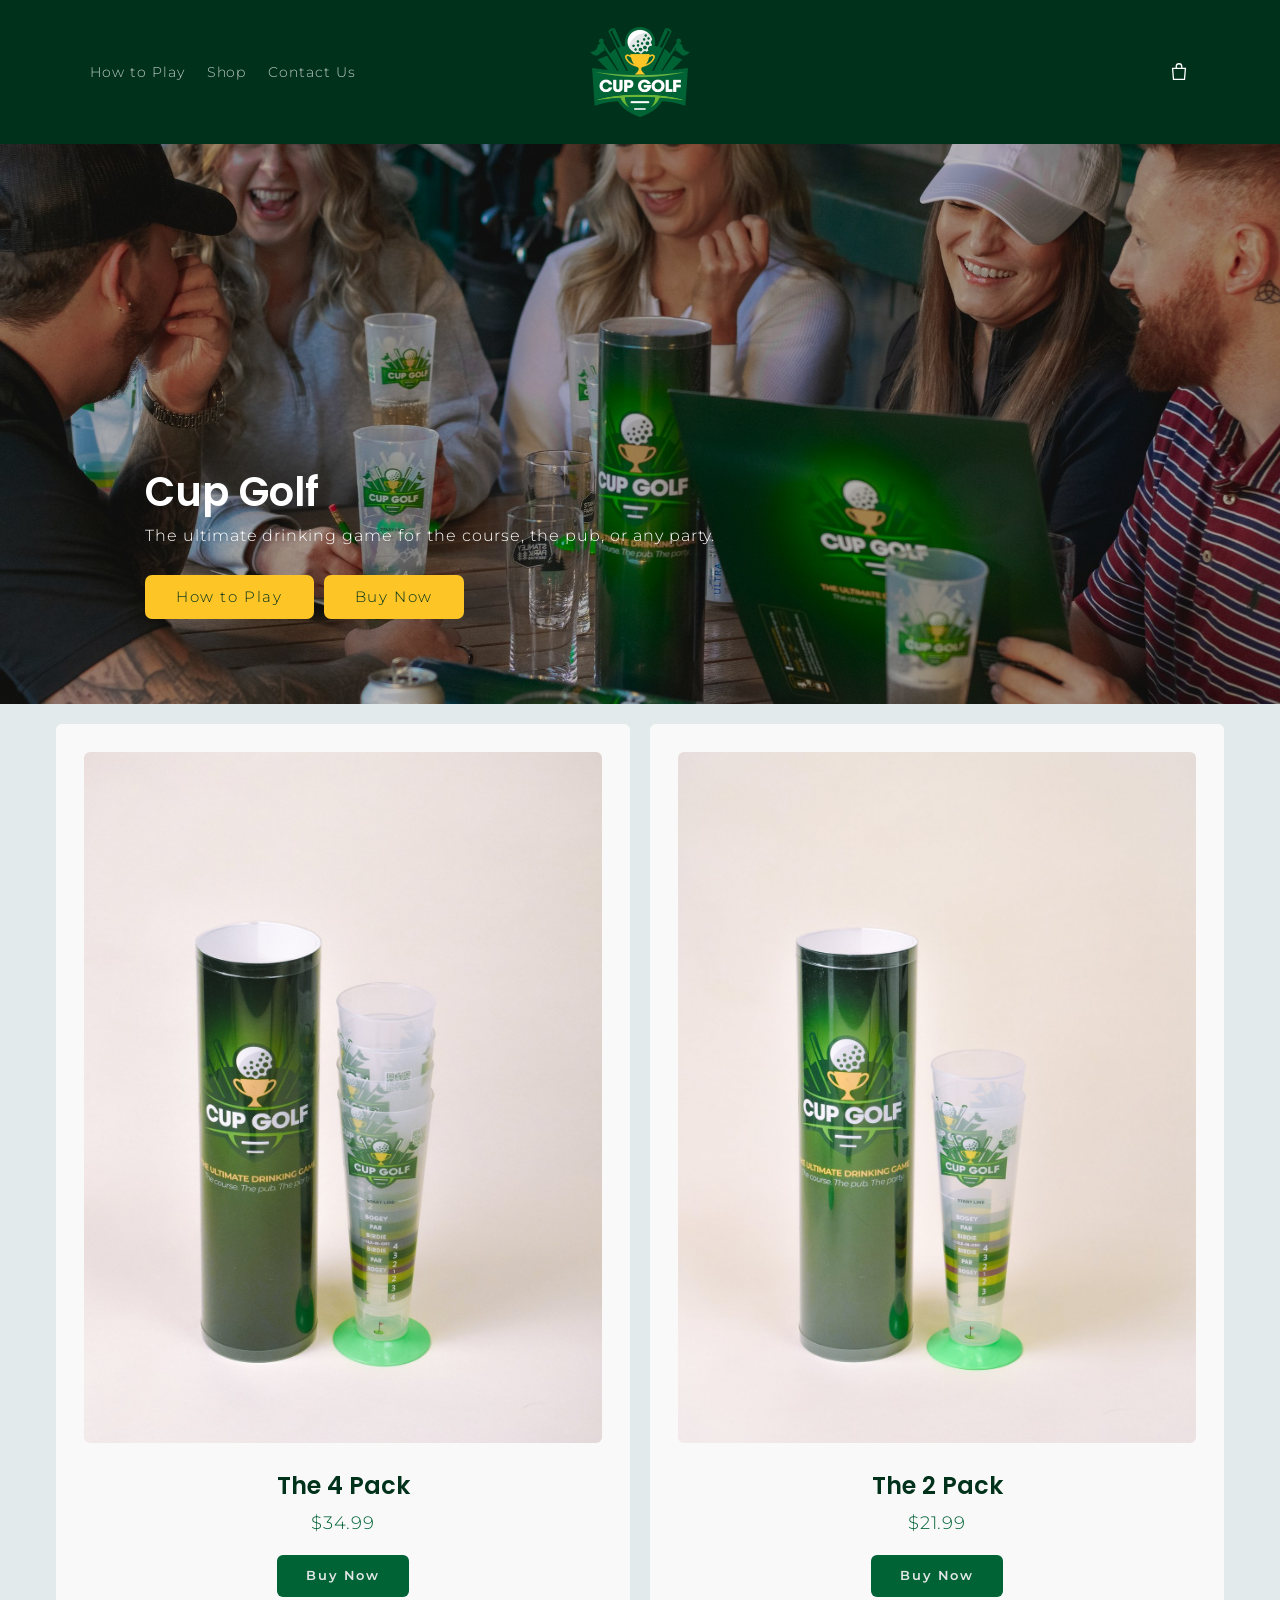
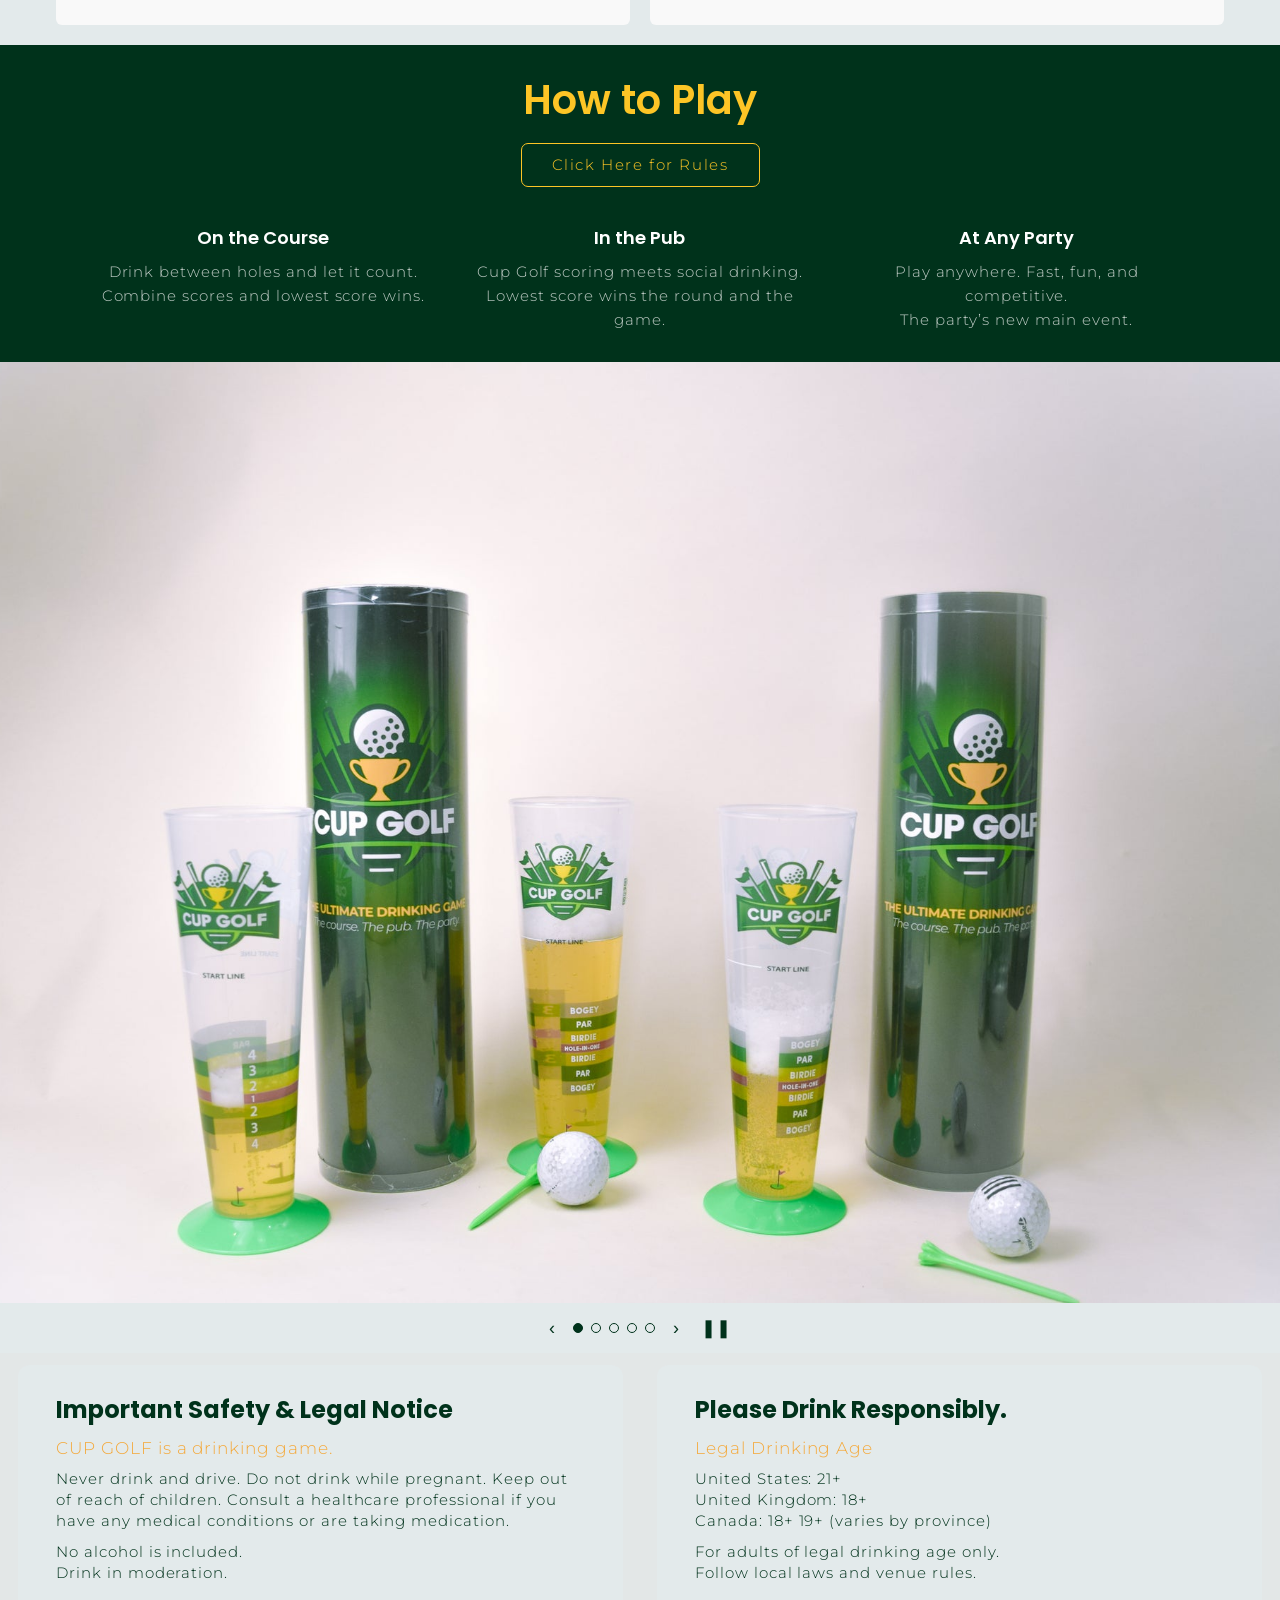
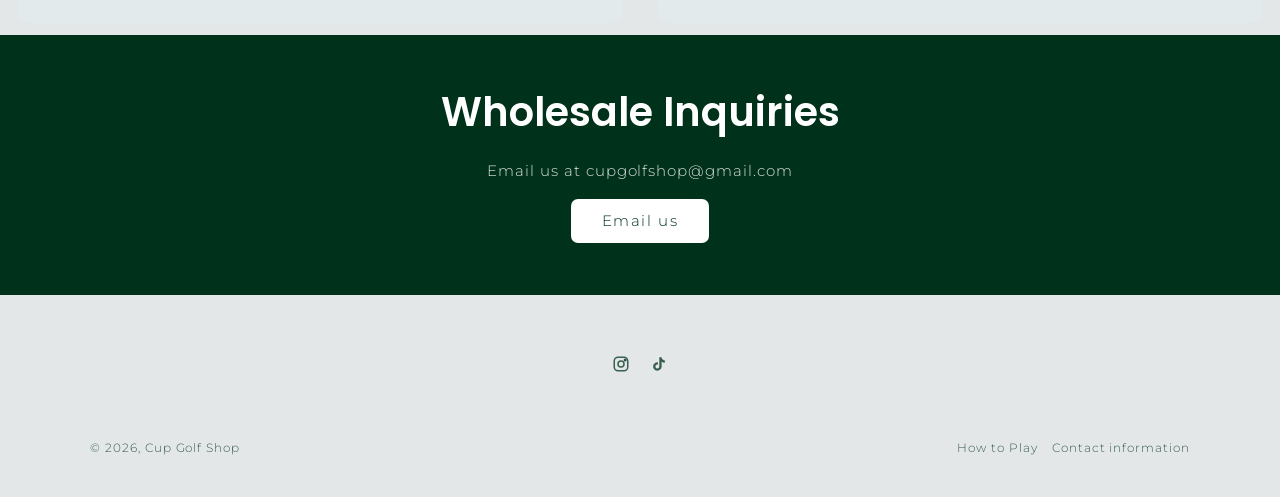
<file: index.html>
<!doctype html>
<html lang="en">
<head>
<meta charset="utf-8">
<meta name="viewport" content="width=device-width,initial-scale=1">
<title>Cup Golf Shop</title>
<meta name="description" content="Cup Golf – the ultimate drinking game for the course, the pub, or any party.">
<link rel="icon" href="images/logo.png">
<link rel="preconnect" href="https://fonts.googleapis.com">
<link rel="preconnect" href="https://fonts.gstatic.com" crossorigin>
<link href="https://fonts.googleapis.com/css2?family=Montserrat:wght@300;400;600;700&family=Poppins:wght@600;700;800&display=swap" rel="stylesheet">
<link rel="stylesheet" href="style.css">
</head>
<body>

<header class="header">
  <div class="wrap">
    <nav class="nav">
      <a href="how-to-play.html">How to Play</a>
      <a href="#shop">Shop</a>
      <a href="mailto:cupgolfshop@gmail.com">Contact Us</a>
    </nav>
    <a class="logo" href="index.html"><img src="images/logo.png" alt="Cup Golf"></a>
    <div class="hdr-right">
      <a href="#shop" aria-label="Shop"><svg viewBox="0 0 24 24" fill="none" stroke="currentColor" stroke-width="1.4"><path d="M5 8h14l-1 12H6L5 8z"/><path d="M9 8V6a3 3 0 0 1 6 0v2"/></svg></a>
    </div>
  </div>
</header>

<section class="hero">
  <img src="images/hero.jpg" alt="Friends playing Cup Golf at the pub">
  <div class="wrap">
    <h1>Cup Golf</h1>
    <p>The ultimate drinking game for the course, the pub, or any party.</p>
    <div class="btns">
      <a class="btn btn-yellow" href="how-to-play.html">How to Play</a>
      <a class="btn btn-yellow" href="#shop">Buy Now</a>
    </div>
  </div>
</section>

<section class="products" id="shop">
  <div class="grid">
    <div class="pcard">
      <img src="images/4pack.jpg" alt="Cup Golf 4 Pack">
      <h2>The 4 Pack</h2>
      <div class="price">$34.99</div>
      <a class="btn btn-green" href="STRIPE_4PACK_LINK">Buy Now</a>
    </div>
    <div class="pcard">
      <img src="images/2pack.jpg" alt="Cup Golf 2 Pack">
      <h2>The 2 Pack</h2>
      <div class="price">$21.99</div>
      <a class="btn btn-green" href="STRIPE_2PACK_LINK">Buy Now</a>
    </div>
  </div>
</section>

<section class="howto">
  <div class="wrap">
    <h2>How to Play</h2>
    <a class="btn btn-outline" href="how-to-play.html">Click Here for Rules</a>
    <div class="cols">
      <div><h3>On the Course</h3><p>Drink between holes and let it count.<br>Combine scores and lowest score wins.</p></div>
      <div><h3>In the Pub</h3><p>Cup Golf scoring meets social drinking.<br>Lowest score wins the round and the game.</p></div>
      <div><h3>At Any Party</h3><p>Play anywhere. Fast, fun, and competitive.<br>The party’s new main event.</p></div>
    </div>
  </div>
</section>

<section class="slides">
  <div class="slide-track">
    <img class="on" src="images/slide1.jpg" alt="Cup Golf cups and tubes">
    <img src="images/slide2.jpg" alt="Cup Golf game set" loading="lazy">
    <img src="images/slide3.jpg" alt="Cup Golf cups" loading="lazy">
    <img src="images/slide4.jpg" alt="Cup Golf on the course" loading="lazy">
    <img src="images/slide5.jpg" alt="Cup Golf cups" loading="lazy">
  </div>
  <div class="slide-ctrl">
    <button id="prev" aria-label="Previous slide">‹</button>
    <span id="dots" style="display:flex;gap:8px"></span>
    <button id="next" aria-label="Next slide">›</button>
    <button id="pause" aria-label="Pause slideshow">❚❚</button>
  </div>
</section>

<section class="safety">
  <div class="grid">
    <div class="panel">
      <h2>Important Safety &amp; Legal Notice</h2>
      <div class="sub">CUP GOLF is a drinking game.</div>
      <p>Never drink and drive. Do not drink while pregnant. Keep out of reach of children. Consult a healthcare professional if you have any medical conditions or are taking medication.</p>
      <p>No alcohol is included.<br>Drink in moderation.</p>
    </div>
    <div class="panel">
      <h2>Please Drink Responsibly.</h2>
      <div class="sub">Legal Drinking Age</div>
      <p>United States: 21+<br>United Kingdom: 18+<br>Canada: 18+ 19+ (varies by province)</p>
      <p>For adults of legal drinking age only.<br>Follow local laws and venue rules.</p>
    </div>
  </div>
</section>

<section class="wholesale">
  <h2>Wholesale Inquiries</h2>
  <p>Email us at cupgolfshop@gmail.com</p>
  <a class="btn btn-white" href="mailto:cupgolfshop@gmail.com">Email us</a>
</section>

<footer class="footer">
  <div class="wrap">
    <div class="social">
      <a href="https://www.instagram.com/cupgolfshop/" aria-label="Instagram"><svg viewBox="0 0 24 24" fill="none" stroke="currentColor" stroke-width="2"><rect x="3" y="3" width="18" height="18" rx="5"/><circle cx="12" cy="12" r="4"/><circle cx="17.5" cy="6.5" r="1" fill="currentColor"/></svg></a>
      <a href="https://www.tiktok.com/@cupgolfshop" aria-label="TikTok"><svg viewBox="0 0 24 24" fill="currentColor"><path d="M16.6 5.8A4.3 4.3 0 0 1 15.5 3h-3.1v12.4a2.6 2.6 0 1 1-2.6-2.6c.3 0 .5 0 .8.1V9.7a5.7 5.7 0 1 0 4.9 5.7V9a7.3 7.3 0 0 0 4.3 1.4V7.3a4.3 4.3 0 0 1-3.2-1.5z"/></svg></a>
    </div>
    <div class="bottom">
      <span>© 2026, Cup Golf Shop</span>
      <span><a href="how-to-play.html">How to Play</a><a href="mailto:cupgolfshop@gmail.com">Contact information</a></span>
    </div>
  </div>
</footer>

<script>
(function(){
  var imgs=[].slice.call(document.querySelectorAll('.slide-track img')),dots=document.getElementById('dots'),i=0,playing=true,t;
  imgs.forEach(function(_,n){var b=document.createElement('button');b.className='dot'+(n?'':' on');b.setAttribute('aria-label','Slide '+(n+1));b.onclick=function(){go(n)};dots.appendChild(b)});
  function go(n){imgs[i].classList.remove('on');dots.children[i].classList.remove('on');i=(n+imgs.length)%imgs.length;imgs[i].classList.add('on');dots.children[i].classList.add('on');restart()}
  function restart(){clearInterval(t);if(playing)t=setInterval(function(){go(i+1)},5000)}
  document.getElementById('prev').onclick=function(){go(i-1)};
  document.getElementById('next').onclick=function(){go(i+1)};
  document.getElementById('pause').onclick=function(){playing=!playing;this.textContent=playing?'❚❚':'▶';restart()};
  restart();
})();
</script>
</body>
</html>
</file>
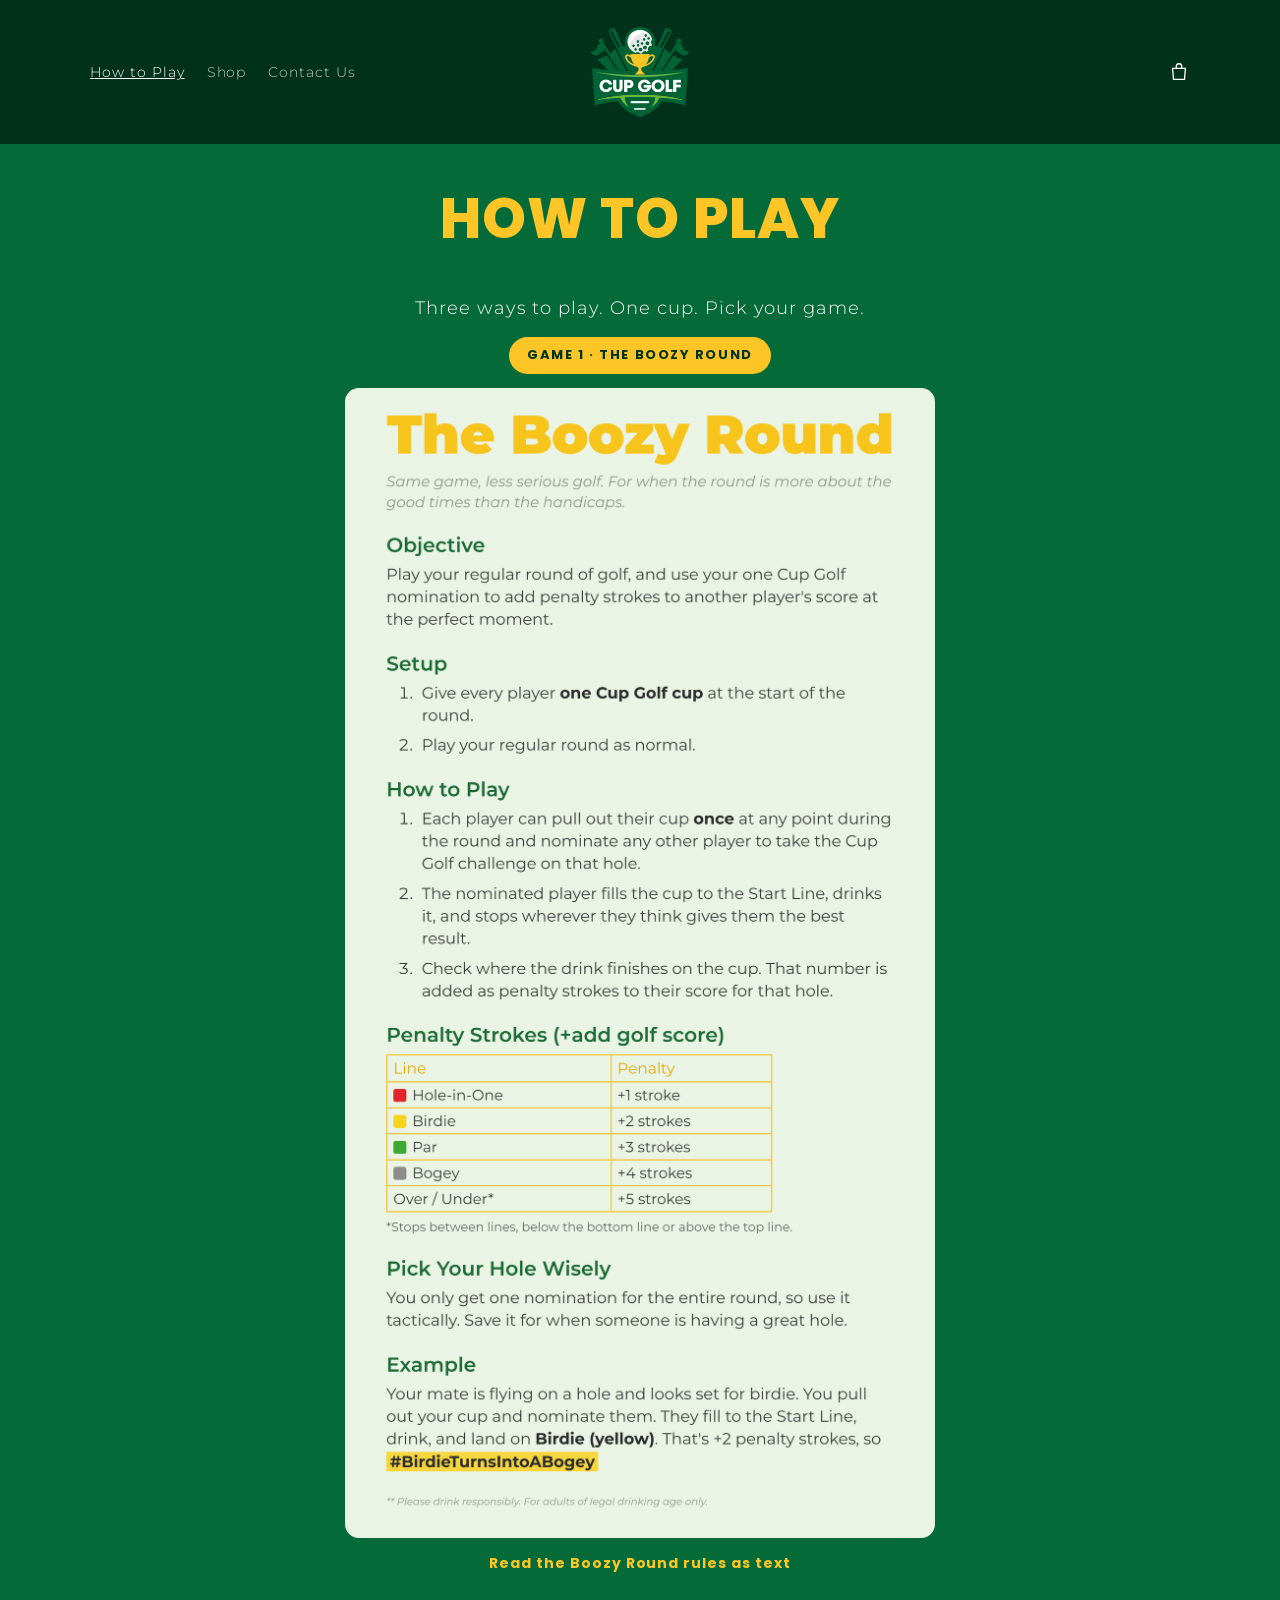
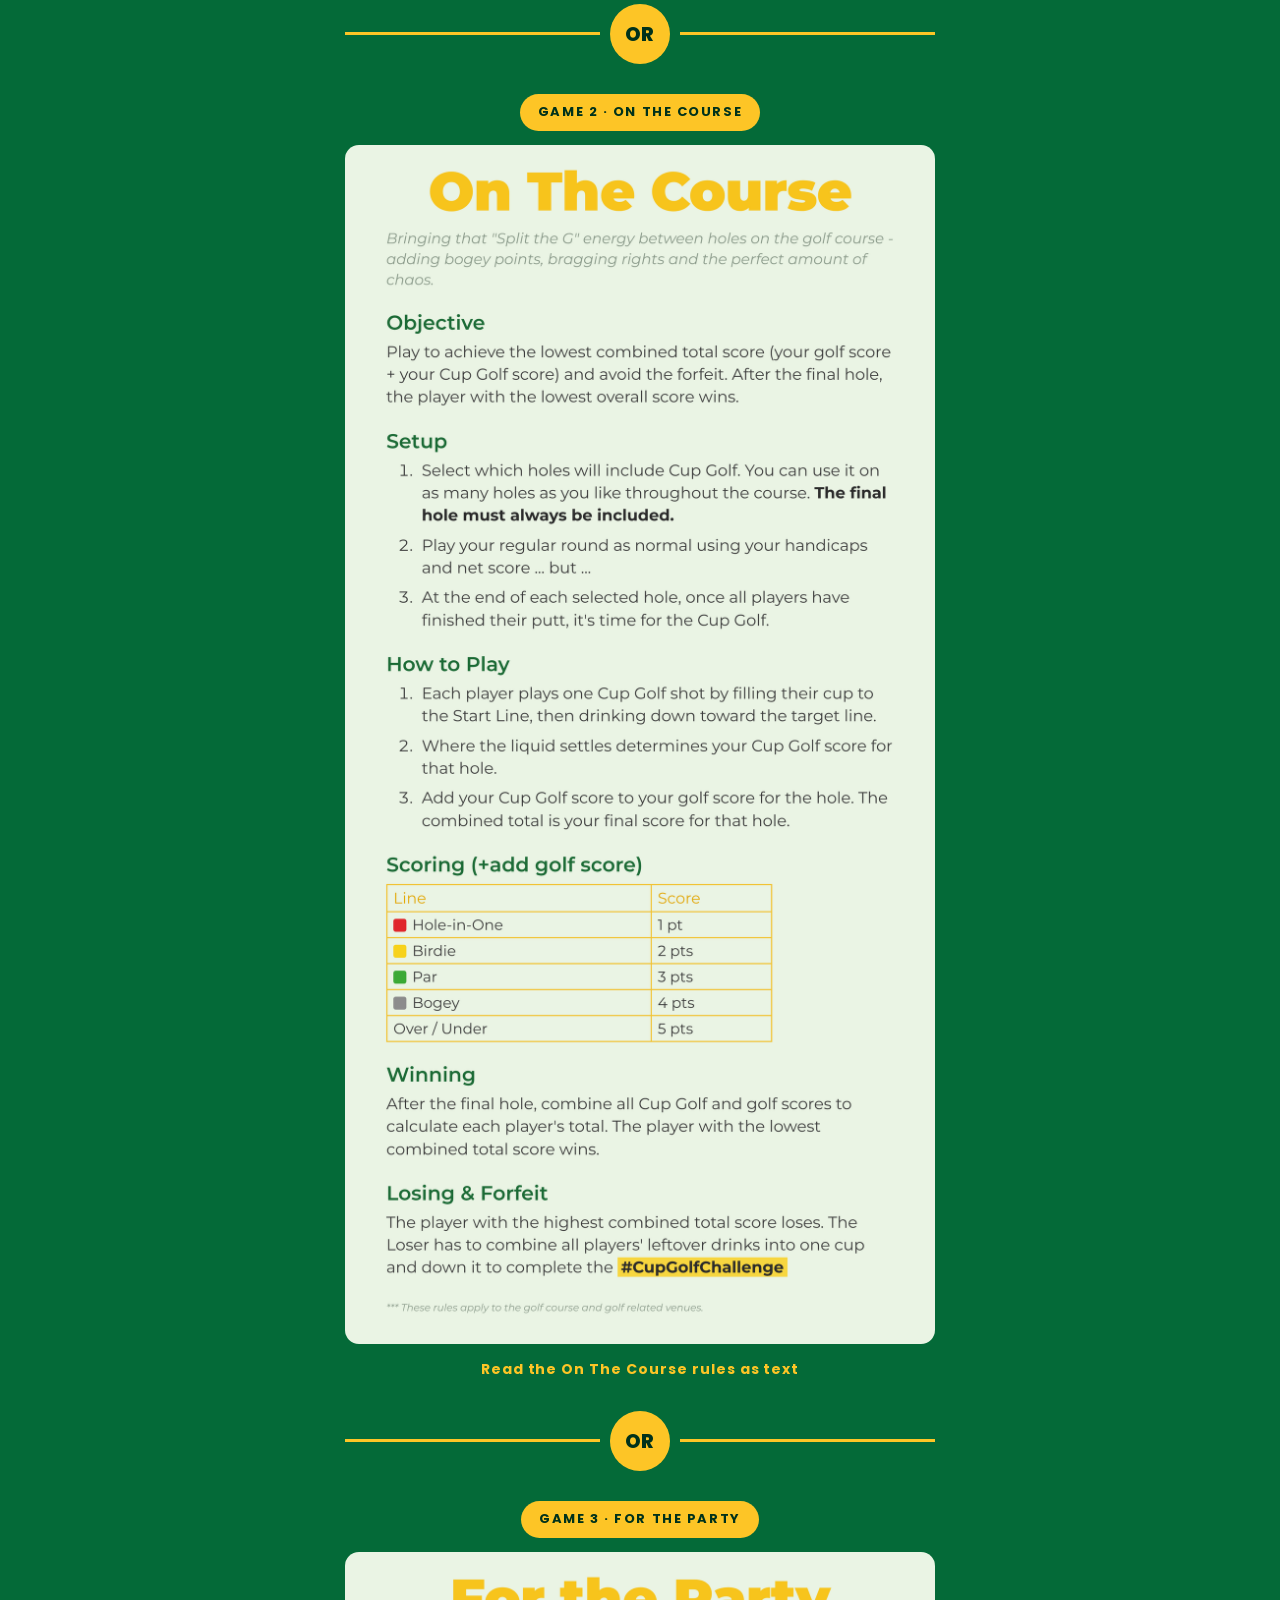
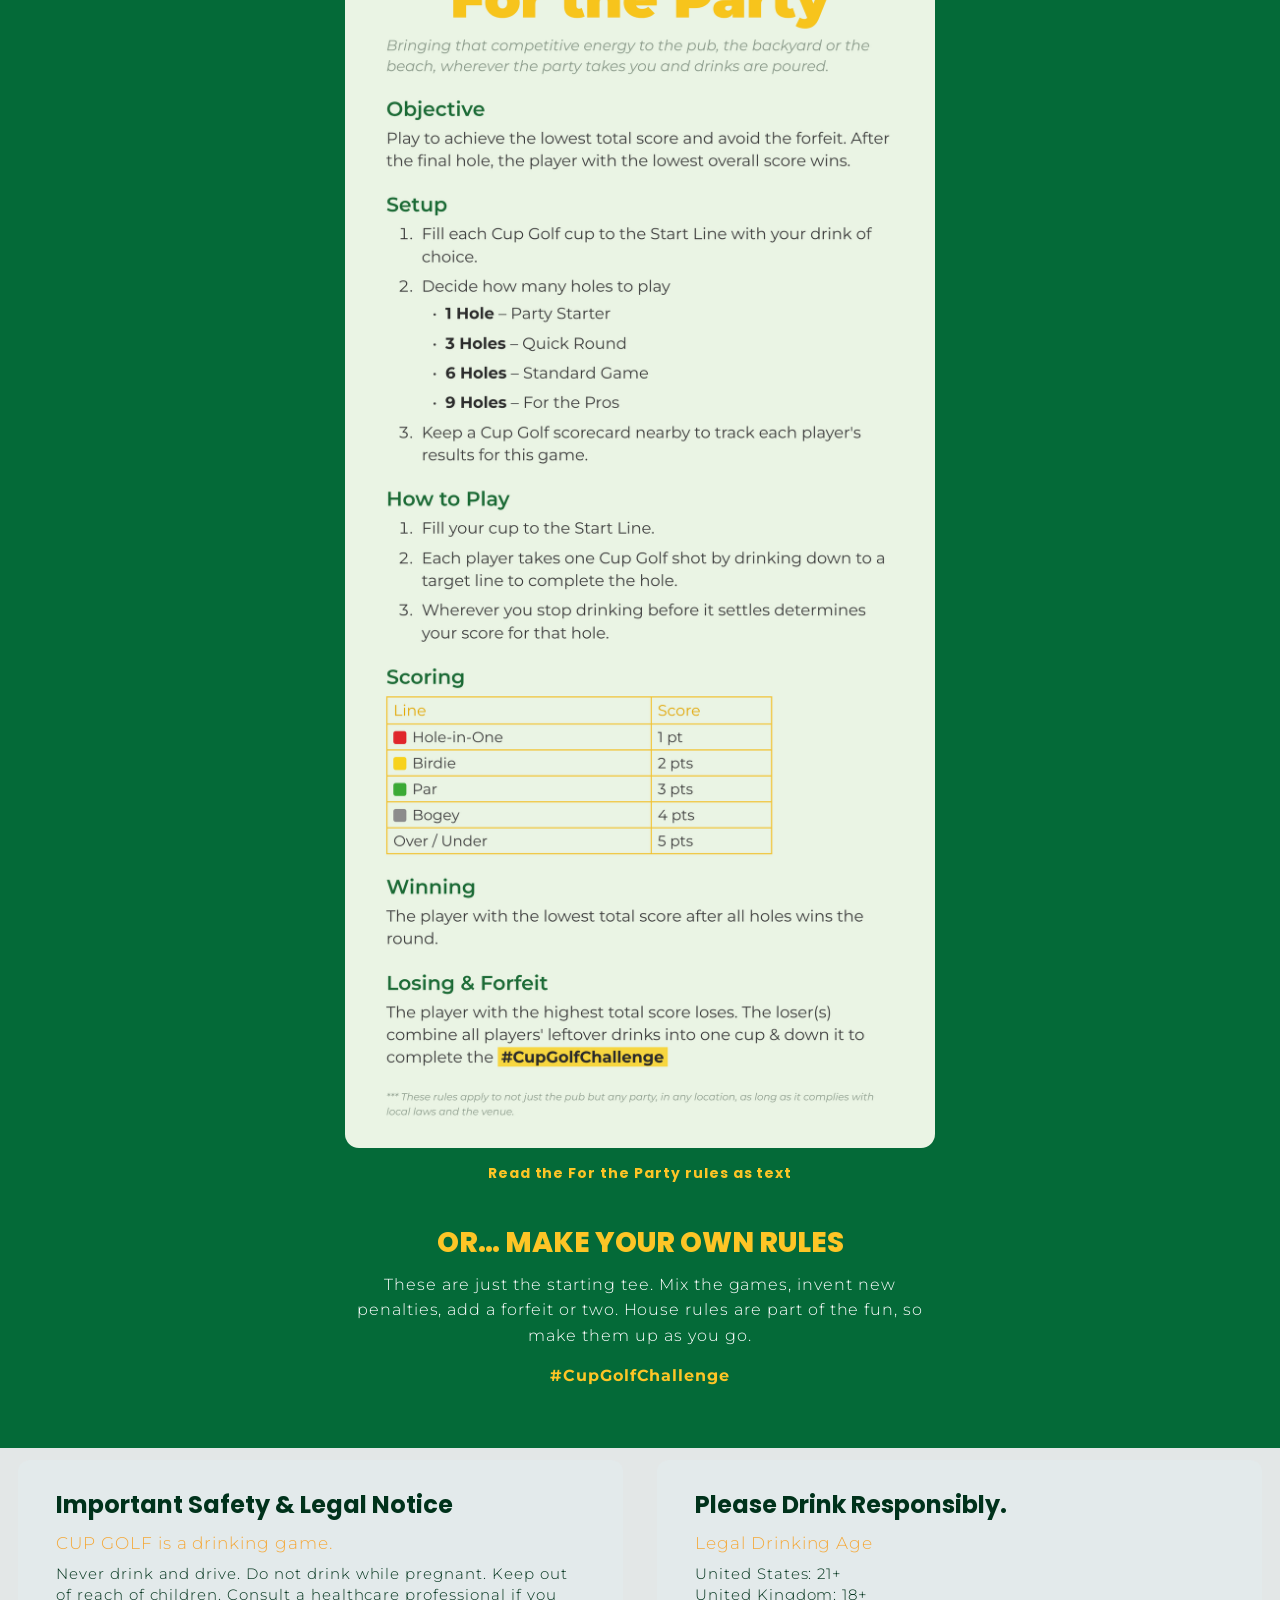
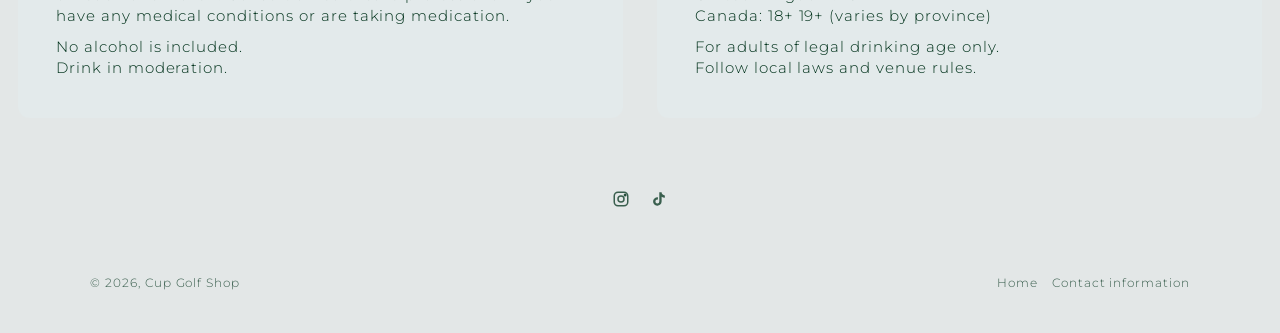
<file: how-to-play.html>
<!doctype html>
<html lang="en">
<head>
<meta charset="utf-8">
<meta name="viewport" content="width=device-width,initial-scale=1">
<title>How to Play Cup Golf – Golf Drinking Game Rules (3 Ways to Play) – Cup Golf Shop</title>
<meta name="description" content="Three ways to play Cup Golf: The Boozy Round, On the Course, and For the Party.">
<link rel="icon" href="images/logo.png">
<link rel="preconnect" href="https://fonts.googleapis.com">
<link rel="preconnect" href="https://fonts.gstatic.com" crossorigin>
<link href="https://fonts.googleapis.com/css2?family=Montserrat:wght@300;400;600;700&family=Poppins:wght@600;700;800&display=swap" rel="stylesheet">
<link rel="stylesheet" href="style.css">
</head>
<body>

<header class="header">
  <div class="wrap">
    <nav class="nav">
      <a class="active" href="how-to-play.html">How to Play</a>
      <a href="index.html#shop">Shop</a>
      <a href="mailto:cupgolfshop@gmail.com">Contact Us</a>
    </nav>
    <a class="logo" href="index.html"><img src="images/logo.png" alt="Cup Golf"></a>
    <div class="hdr-right">
      <a href="index.html#shop" aria-label="Shop"><svg viewBox="0 0 24 24" fill="none" stroke="currentColor" stroke-width="1.4"><path d="M5 8h14l-1 12H6L5 8z"/><path d="M9 8V6a3 3 0 0 1 6 0v2"/></svg></a>
    </div>
  </div>
</header>

<section class="htp">
  <h1>HOW TO PLAY</h1>
  <p class="lead">Three ways to play. One cup. Pick your game.</p>

  <!-- GAME 1 -->
  <div class="pill">Game 1 · The Boozy Round</div>
  <div class="rulecard">
    <img src="images/boozy-round-rules.png" alt="The Boozy Round rules card">
    <details>
      <summary>Read the Boozy Round rules as text</summary>
      <div class="ruletext">
        <p><em>Same game, less serious golf. For when the round is more about the good times than the handicaps.</em></p>
        <h3>Objective</h3>
        <p>Play your regular round of golf, and use your one Cup Golf nomination to add penalty strokes to another player's score at the perfect moment.</p>
        <h3>Setup</h3>
        <ol><li>Give every player <strong>one Cup Golf cup</strong> at the start of the round.</li><li>Play your regular round as normal.</li></ol>
        <h3>How to Play</h3>
        <ol><li>Each player can pull out their cup <strong>once</strong> at any point during the round and nominate any other player to take the Cup Golf challenge on that hole.</li><li>The nominated player fills the cup to the Start Line, drinks it, and stops wherever they think gives them the best result.</li><li>Check where the drink finishes on the cup. That number is added as penalty strokes to their score for that hole.</li></ol>
        <h3>Penalty Strokes (+add golf score)</h3>
        <table><tr><th>Line</th><th>Penalty</th></tr><tr><td>Hole-in-One</td><td>+1 stroke</td></tr><tr><td>Birdie</td><td>+2 strokes</td></tr><tr><td>Par</td><td>+3 strokes</td></tr><tr><td>Bogey</td><td>+4 strokes</td></tr><tr><td>Over / Under*</td><td>+5 strokes</td></tr></table>
        <p class="fine">*Stops between lines, below the bottom line or above the top line.</p>
        <h3>Pick Your Hole Wisely</h3>
        <p>You only get one nomination for the entire round, so use it tactically. Save it for when someone is having a great hole.</p>
        <h3>Example</h3>
        <p>Your mate is flying on a hole and looks set for birdie. You pull out your cup and nominate them. They fill to the Start Line, drink, and land on <strong>Birdie (yellow)</strong>. That's +2 penalty strokes, so <strong>#BirdieTurnsIntoABogey</strong></p>
        <p class="fine">** Please drink responsibly. For adults of legal drinking age only.</p>
      </div>
    </details>
  </div>

  <div class="or"><span>OR</span></div>

  <!-- GAME 2 -->
  <div class="pill">Game 2 · On the Course</div>
  <div class="rulecard">
    <img src="images/course-rules.png" alt="On The Course rules card" loading="lazy">
    <details>
      <summary>Read the On The Course rules as text</summary>
      <div class="ruletext">
        <p><em>Bringing that "Split the G" energy between holes on the golf course - adding bogey points, bragging rights and the perfect amount of chaos.</em></p>
        <h3>Objective</h3>
        <p>Play to achieve the lowest combined total score (your golf score + your Cup Golf score) and avoid the forfeit. After the final hole, the player with the lowest overall score wins.</p>
        <h3>Setup</h3>
        <ol><li>Select which holes will include Cup Golf. You can use it on as many holes as you like throughout the course. <strong>The final hole must always be included.</strong></li><li>Play your regular round as normal using your handicaps and net score ... but ...</li><li>At the end of each selected hole, once all players have finished their putt, it's time for the Cup Golf.</li></ol>
        <h3>How to Play</h3>
        <ol><li>Each player plays one Cup Golf shot by filling their cup to the Start Line, then drinking down toward the target line.</li><li>Where the liquid settles determines your Cup Golf score for that hole.</li><li>Add your Cup Golf score to your golf score for the hole. The combined total is your final score for that hole.</li></ol>
        <h3>Scoring (+add golf score)</h3>
        <table><tr><th>Line</th><th>Score</th></tr><tr><td>Hole-in-One</td><td>1 pt</td></tr><tr><td>Birdie</td><td>2 pts</td></tr><tr><td>Par</td><td>3 pts</td></tr><tr><td>Bogey</td><td>4 pts</td></tr><tr><td>Over / Under</td><td>5 pts</td></tr></table>
        <h3>Winning</h3>
        <p>After the final hole, combine all Cup Golf and golf scores to calculate each player's total. The player with the lowest combined total score wins.</p>
        <h3>Losing &amp; Forfeit</h3>
        <p>The player with the highest combined total score loses. The Loser has to combine all players' leftover drinks into one cup and down it to complete the <strong>#CupGolfChallenge</strong></p>
        <p class="fine">*** These rules apply to the golf course and golf related venues.</p>
      </div>
    </details>
  </div>

  <div class="or"><span>OR</span></div>

  <!-- GAME 3 -->
  <div class="pill">Game 3 · For the Party</div>
  <div class="rulecard">
    <img src="images/party-rules.png" alt="For the Party rules card" loading="lazy">
    <details>
      <summary>Read the For the Party rules as text</summary>
      <div class="ruletext">
        <p><em>Bringing that competitive energy to the pub, the backyard or the beach, wherever the party takes you and drinks are poured.</em></p>
        <h3>Objective</h3>
        <p>Play to achieve the lowest total score and avoid the forfeit. After the final hole, the player with the lowest overall score wins.</p>
        <h3>Setup</h3>
        <ol><li>Fill each Cup Golf cup to the Start Line with your drink of choice.</li><li>Decide how many holes to play: 1 Hole – Party Starter, 3 Holes – Quick Round, 6 Holes – Standard Game, 9 Holes – For the Pros.</li><li>Keep a Cup Golf scorecard nearby to track each player's results for this game.</li></ol>
        <h3>How to Play</h3>
        <ol><li>Fill your cup to the Start Line.</li><li>Each player takes one Cup Golf shot by drinking down to a target line to complete the hole.</li><li>Wherever you stop drinking before it settles determines your score for that hole.</li></ol>
        <h3>Scoring</h3>
        <table><tr><th>Line</th><th>Score</th></tr><tr><td>Hole-in-One</td><td>1 pt</td></tr><tr><td>Birdie</td><td>2 pts</td></tr><tr><td>Par</td><td>3 pts</td></tr><tr><td>Bogey</td><td>4 pts</td></tr><tr><td>Over / Under</td><td>5 pts</td></tr></table>
        <h3>Winning</h3>
        <p>The player with the lowest total score after all holes wins the round.</p>
        <h3>Losing &amp; Forfeit</h3>
        <p>The player with the highest total score loses. The loser(s) combine all players' leftover drinks into one cup &amp; down it to complete the <strong>#CupGolfChallenge</strong></p>
        <p class="fine">*** These rules apply to not just the pub but any party, in any location, as long as it complies with local laws and the venue.</p>
      </div>
    </details>
  </div>

  <div class="own">
    <h2>OR… MAKE YOUR OWN RULES</h2>
    <p>These are just the starting tee. Mix the games, invent new penalties, add a forfeit or two. House rules are part of the fun, so make them up as you go.</p>
    <p class="tag">#CupGolfChallenge</p>
  </div>
</section>

<section class="safety">
  <div class="grid">
    <div class="panel">
      <h2>Important Safety &amp; Legal Notice</h2>
      <div class="sub">CUP GOLF is a drinking game.</div>
      <p>Never drink and drive. Do not drink while pregnant. Keep out of reach of children. Consult a healthcare professional if you have any medical conditions or are taking medication.</p>
      <p>No alcohol is included.<br>Drink in moderation.</p>
    </div>
    <div class="panel">
      <h2>Please Drink Responsibly.</h2>
      <div class="sub">Legal Drinking Age</div>
      <p>United States: 21+<br>United Kingdom: 18+<br>Canada: 18+ 19+ (varies by province)</p>
      <p>For adults of legal drinking age only.<br>Follow local laws and venue rules.</p>
    </div>
  </div>
</section>

<footer class="footer">
  <div class="wrap">
    <div class="social">
      <a href="https://www.instagram.com/cupgolfshop/" aria-label="Instagram"><svg viewBox="0 0 24 24" fill="none" stroke="currentColor" stroke-width="2"><rect x="3" y="3" width="18" height="18" rx="5"/><circle cx="12" cy="12" r="4"/><circle cx="17.5" cy="6.5" r="1" fill="currentColor"/></svg></a>
      <a href="https://www.tiktok.com/@cupgolfshop" aria-label="TikTok"><svg viewBox="0 0 24 24" fill="currentColor"><path d="M16.6 5.8A4.3 4.3 0 0 1 15.5 3h-3.1v12.4a2.6 2.6 0 1 1-2.6-2.6c.3 0 .5 0 .8.1V9.7a5.7 5.7 0 1 0 4.9 5.7V9a7.3 7.3 0 0 0 4.3 1.4V7.3a4.3 4.3 0 0 1-3.2-1.5z"/></svg></a>
    </div>
    <div class="bottom">
      <span>© 2026, Cup Golf Shop</span>
      <span><a href="index.html">Home</a><a href="mailto:cupgolfshop@gmail.com">Contact information</a></span>
    </div>
  </div>
</footer>
</body>
</html>
</file>
<file: style.css>
:root{
  --green-dark:#00321b;
  --green:#006336;
  --green-mid:#046a38;
  --yellow:#fdc526;
  --orange:#f4a93b;
  --page:#e3e7e7;
  --card:#f9f9f9;
  --panel:#e3eaeb;
  --text:#00321b;
}
*{box-sizing:border-box;margin:0;padding:0}
html{scroll-behavior:smooth}
body{font-family:Montserrat,sans-serif;font-weight:300;color:var(--text);background:var(--page);font-size:16px;line-height:1.6;letter-spacing:.06rem}
img{max-width:100%;display:block}
a{color:inherit}
h1,h2,h3{font-family:Poppins,sans-serif;font-weight:600;letter-spacing:0;line-height:1.25}
.wrap{max-width:1200px;margin:0 auto;padding:0 50px}

/* Header */
.header{background:var(--green-dark);color:rgba(255,255,255,.75)}
.header .wrap{display:grid;grid-template-columns:1fr auto 1fr;align-items:center;height:144px}
.nav{display:flex;gap:22px;font-size:14px}
.nav a{text-decoration:none}
.nav a:hover,.nav a.active{text-decoration:underline;color:#fff}
.logo img{width:100px}
.hdr-right{display:flex;justify-content:flex-end}
.hdr-right a{display:flex;color:#fff}
.hdr-right svg{width:22px;height:22px}

/* Buttons */
.btn{display:inline-block;font-family:Montserrat,sans-serif;font-size:15px;font-weight:300;letter-spacing:.1rem;text-decoration:none;padding:12px 30px;border-radius:7px;border:1px solid transparent;transition:box-shadow .15s,transform .15s;cursor:pointer;line-height:1.2}
.btn:hover{box-shadow:0 0 0 1px currentColor inset}
.btn-yellow{background:var(--yellow);color:var(--green-dark)}
.btn-outline{background:var(--green-dark);color:var(--yellow);border-color:var(--yellow)}
.btn-white{background:#fff;color:var(--green-dark)}
.btn-green{background:var(--green);color:var(--page);border-radius:6px;font-weight:600;font-size:13px;padding:12px 28px}

/* Hero */
.hero{position:relative;height:560px;overflow:hidden;color:#fff}
.hero img{position:absolute;inset:0;width:100%;height:100%;object-fit:cover}
.hero::after{content:"";position:absolute;inset:0;background:rgba(0,0,0,.28)}
.hero .wrap{position:relative;z-index:1;height:100%;display:flex;flex-direction:column;justify-content:flex-end;padding-bottom:85px;padding-left:105px}
.hero h1{font-size:40px;margin-bottom:6px}
.hero p{font-size:16px;margin-bottom:26px}
.hero .btns{display:flex;gap:10px;flex-wrap:wrap}

/* Products */
.products{background:var(--panel);padding:20px 0}
.products .grid{max-width:1340px;margin:0 auto;padding:0 56px;display:grid;grid-template-columns:1fr 1fr;gap:20px}
.pcard{background:var(--card);border-radius:6px;padding:28px 28px 28px;text-align:center}
.pcard img{width:100%;aspect-ratio:3/4;object-fit:cover;border-radius:6px;margin-bottom:28px}
.pcard h2{font-size:24px;margin-bottom:8px}
.pcard .price{font-size:18px;margin-bottom:18px;color:var(--green)}

/* How to play band */
.howto{background:var(--green-dark);color:#fff;text-align:center;padding:30px 0 30px}
.howto h2{color:var(--yellow);font-size:40px;margin-bottom:18px}
.howto .cols{display:grid;grid-template-columns:repeat(3,1fr);gap:30px;margin-top:40px;color:rgba(255,255,255,.75);font-size:15px}
.howto h3{color:#fff;font-size:18px;margin-bottom:10px}

/* Slideshow */
.slides{position:relative;background:var(--panel)}
.slide-track{position:relative;aspect-ratio:1440/1059;overflow:hidden}
.slide-track img{position:absolute;inset:0;width:100%;height:100%;object-fit:cover;opacity:0;transition:opacity .8s}
.slide-track img.on{opacity:1}
.slide-ctrl{display:flex;justify-content:center;align-items:center;gap:14px;padding:12px 0;background:var(--panel)}
.slide-ctrl button{background:none;border:0;cursor:pointer;color:var(--green-dark);font-size:18px;line-height:1;padding:4px}
.dot{width:10px;height:10px;border-radius:50%;border:1px solid var(--green-dark)!important;padding:0!important}
.dot.on{background:var(--green-dark)!important}

/* Safety */
.safety{background:var(--page);padding:12px 18px}
.safety .grid{display:grid;grid-template-columns:1fr 1fr;gap:34px}
.panel{background:var(--panel);border-radius:12px;padding:30px 38px;font-size:15px}
.panel h2{font-size:24px;font-weight:700;margin-bottom:10px}
.panel .sub{color:var(--orange);font-size:17px;margin-bottom:6px}
.panel p{margin-bottom:10px;line-height:1.4}

/* Wholesale */
.wholesale{background:var(--green-dark);color:#fff;text-align:center;padding:52px 20px}
.wholesale h2{font-size:40px;margin-bottom:22px}
.wholesale p{color:rgba(255,255,255,.85);margin-bottom:16px;font-size:15px}

/* Footer */
.footer{background:var(--page);padding:60px 0 40px;font-size:12px;color:rgba(0,50,27,.75)}
.social{display:flex;justify-content:center;gap:20px;margin-bottom:60px}
.social svg{width:18px;height:18px}
.footer .bottom{display:flex;justify-content:space-between;flex-wrap:wrap;gap:12px}
.footer .bottom a{text-decoration:none;margin-left:14px}

/* How-to-play page */
.htp{background:var(--green-mid);color:#fff;text-align:center;padding:30px 20px 60px}
.htp h1{color:var(--yellow);font-size:56px;font-weight:800;letter-spacing:.02em;margin:10px 0 40px}
.htp .lead{font-size:18px;margin-bottom:14px}
.pill{display:inline-block;background:var(--yellow);color:var(--green-dark);font-family:Poppins,sans-serif;font-weight:700;font-size:13px;letter-spacing:.12em;padding:8px 18px;border-radius:30px;margin-bottom:14px;text-transform:uppercase}
.rulecard{max-width:590px;margin:0 auto}
.rulecard img{width:100%;border-radius:14px}
.rulecard details{margin-top:14px}
.rulecard summary{color:var(--yellow);font-weight:700;font-family:Poppins,sans-serif;font-size:14px;cursor:pointer;list-style:none}
.rulecard summary::-webkit-details-marker{display:none}
.ruletext{text-align:left;background:#eef3ec;color:var(--text);border:4px solid var(--yellow);border-radius:14px;padding:24px 28px;margin-top:12px;font-size:14px}
.ruletext h3{color:var(--green);font-size:18px;margin:14px 0 6px}
.ruletext ol{padding-left:22px}
.ruletext table{border-collapse:collapse;margin:6px 0}
.ruletext td,.ruletext th{border:1px solid #e8c95a;padding:3px 12px;text-align:left;font-weight:300}
.ruletext th{color:var(--orange)}
.ruletext .fine{font-size:11px;font-style:italic;opacity:.7}
.or{display:flex;align-items:center;max-width:590px;margin:30px auto}
.or::before,.or::after{content:"";flex:1;height:3px;background:var(--yellow)}
.or span{width:60px;height:60px;border-radius:50%;background:var(--yellow);color:var(--green-dark);font-family:Poppins,sans-serif;font-weight:800;font-size:20px;display:flex;align-items:center;justify-content:center;margin:0 10px}
.own{max-width:590px;margin:40px auto 0}
.own h2{color:var(--yellow);font-size:28px;font-weight:800;margin-bottom:12px}
.own .tag{color:var(--yellow);font-weight:700;margin-top:14px}

@media (max-width:749px){
  .wrap{padding:0 16px}
  .header .wrap{grid-template-columns:1fr;grid-template-rows:auto auto;height:auto;padding:14px 16px;gap:10px;justify-items:center}
  .logo{grid-row:1}.nav{grid-row:2;font-size:13px;gap:16px}.hdr-right{display:none}
  .logo img{width:80px}
  .hero{height:480px}
  .hero .wrap{padding:0 16px 50px}
  .hero h1{font-size:32px}
  .products .grid{grid-template-columns:1fr;padding:0 16px}
  .howto h2,.wholesale h2{font-size:30px}
  .howto .cols{grid-template-columns:1fr;gap:20px;margin-top:24px}
  .slide-track{aspect-ratio:1/1}
  .safety .grid{grid-template-columns:1fr;gap:12px}
  .panel{padding:22px}
  .footer .bottom{flex-direction:column}
  .footer .bottom a{margin:0 14px 0 0}
  .htp h1{font-size:38px}
}
</file>
